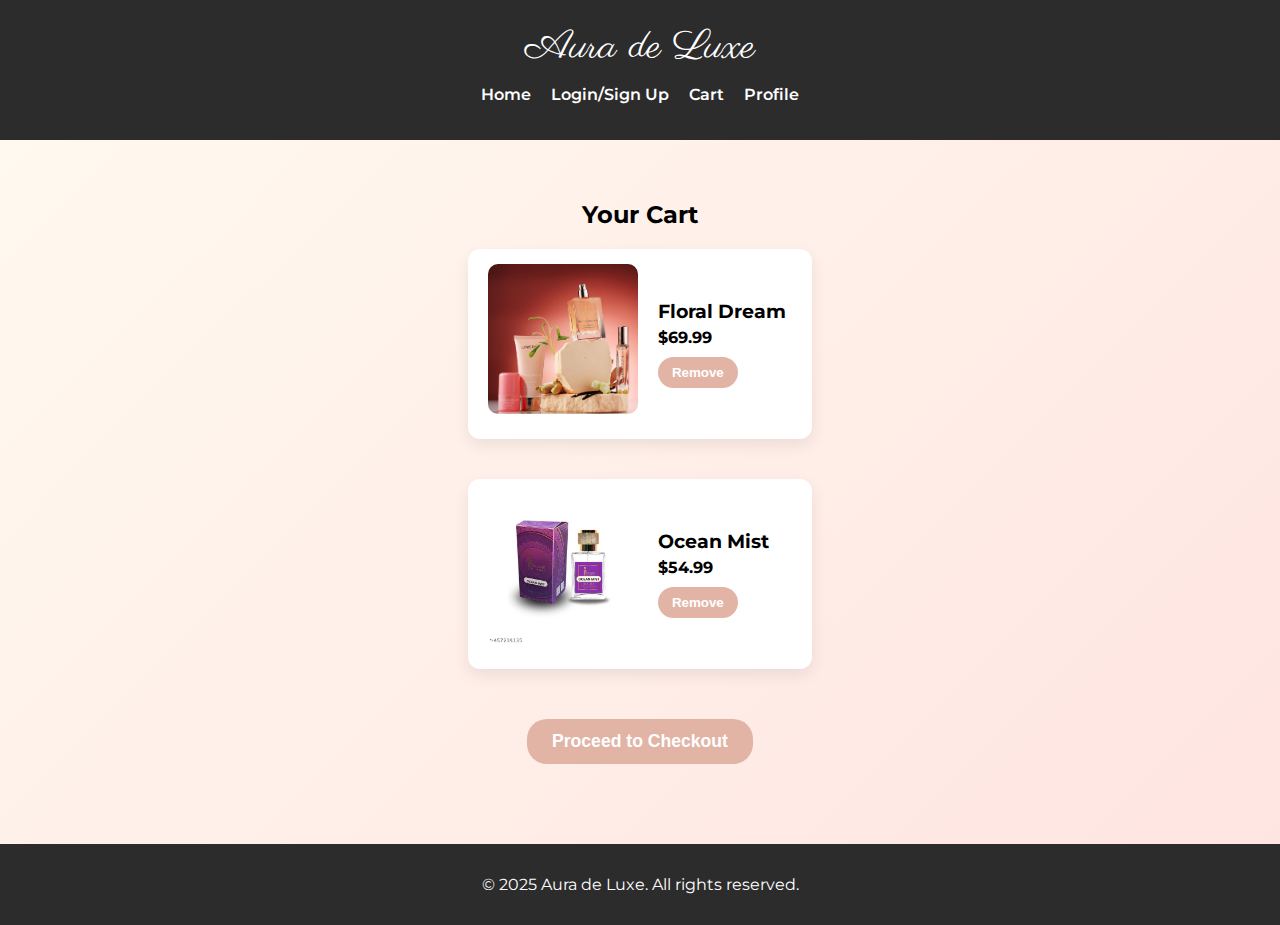
<file: cart.html>
<!DOCTYPE html>
<html lang="en">
<head>
  <meta charset="UTF-8" />
  <meta name="viewport" content="width=device-width, initial-scale=1.0"/>
  <title>Your Cart - Aura de Luxe</title>

  <!-- Google Fonts -->
  <link href="https://fonts.googleapis.com/css2?family=Parisienne&family=Montserrat:wght@400;700&display=swap" rel="stylesheet">
  <!-- Font Awesome -->
  <link rel="stylesheet" href="https://cdnjs.cloudflare.com/ajax/libs/font-awesome/6.5.0/css/all.min.css"/>

  <style>
    :root {
      --primary: #e2b4a5;
      --secondary: #2c2c2c;
    }

    body {
      margin: 0;
      font-family: 'Montserrat', sans-serif;
      background: linear-gradient(135deg, #fffaf0, #ffe4e1);
      animation: backgroundFade 15s ease infinite;
    }

    @keyframes backgroundFade {
      0% { background-position: 0% 50%; }
      50% { background-position: 100% 50%; }
      100% { background-position: 0% 50%; }
    }

    header {
      background-color: var(--secondary);
      color: white;
      padding: 20px;
      text-align: center;
    }

    .logo {
      font-family: 'Parisienne', cursive;
      font-size: 2.5em;
    }

    nav ul {
      list-style: none;
      padding: 0;
      display: flex;
      justify-content: center;
      gap: 20px;
      margin-top: 10px;
    }

    nav a {
      color: white;
      text-decoration: none;
      font-weight: 600;
    }

    nav a:hover {
      color: var(--primary);
    }

    .categories {
      text-align: center;
      padding: 40px 20px;
    }

    .product-grid-wrapper {
      display: flex;
      flex-direction: column;
      align-items: center;
    }

    .product-grid {
      display: flex;
      flex-direction: column;
      align-items: center;
      gap: 20px;
    }

    .cart-product {
      display: flex;
      align-items: center;
      gap: 20px;
      background: #fff;
      padding: 15px 20px;
      border-radius: 12px;
      box-shadow: 0 6px 16px rgba(0,0,0,0.08);
      width: 90%;
      max-width: 700px;
      margin-bottom: 20px;
    }

    .cart-product img {
      width: 150px;
      height: 150px;
      object-fit: cover;
      border-radius: 10px;
      margin-bottom: 10px;
    }

    .cart-info {
      display: flex;
      flex-direction: column;
      text-align: left;
    }

    .cart-product h3 {
      margin: 0 0 5px;
      font-size: 1.2em;
    }

    .cart-product p {
      margin: 0 0 10px;
      font-weight: bold;
    }

    .add-to-cart {
      background-color: var(--primary);
      border: none;
      padding: 8px 14px;
      border-radius: 20px;
      color: white;
      font-weight: bold;
      cursor: pointer;
      transition: background-color 0.3s ease;
      width: fit-content;
    }

    .add-to-cart:hover {
      background-color: var(--secondary);
    }

    footer {
      background-color: var(--secondary);
      color: white;
      text-align: center;
      padding: 15px 0;
      margin-top: 40px;
    }
  </style>
</head>
<body>

  <header>
    <div class="logo">Aura de Luxe</div>
    <nav>
      <ul>
        <li><a href="index.html">Home</a></li>
        <li><a href="login.html">Login/Sign Up</a></li>
        <li><a href="cart.html">Cart</a></li>
        <li><a href="profile.html">Profile</a></li>
      </ul>
    </nav>
  </header>

  <section class="categories">
    <h2>Your Cart</h2>
    <div class="product-grid-wrapper">
      <form action="payment.html" method="GET">
        <div class="product-grid">

          <div class="cart-product">
            <img src="images/perfume2.jpg" alt="Floral Dream">
            <div class="cart-info">
              <h3>Floral Dream</h3>
              <p>$69.99</p>
              <button class="add-to-cart" type="button">Remove</button>
            </div>
          </div>

          <div class="cart-product">
            <img src="images/perfume3.jpg" alt="Ocean Mist">
            <div class="cart-info">
              <h3>Ocean Mist</h3>
              <p>$54.99</p>
              <button class="add-to-cart" type="button">Remove</button>
            </div>
          </div>

        </div>

        <div style="text-align:center; margin-top: 30px;">
          <button type="submit" class="add-to-cart" style="font-size: 1.1rem; padding: 12px 25px;">
            Proceed to Checkout
          </button>
        </div>
      </form>
    </div>
  </section>

  <footer>
    <p>&copy; 2025 Aura de Luxe. All rights reserved.</p>
  </footer>

</body>
</html>
</file>
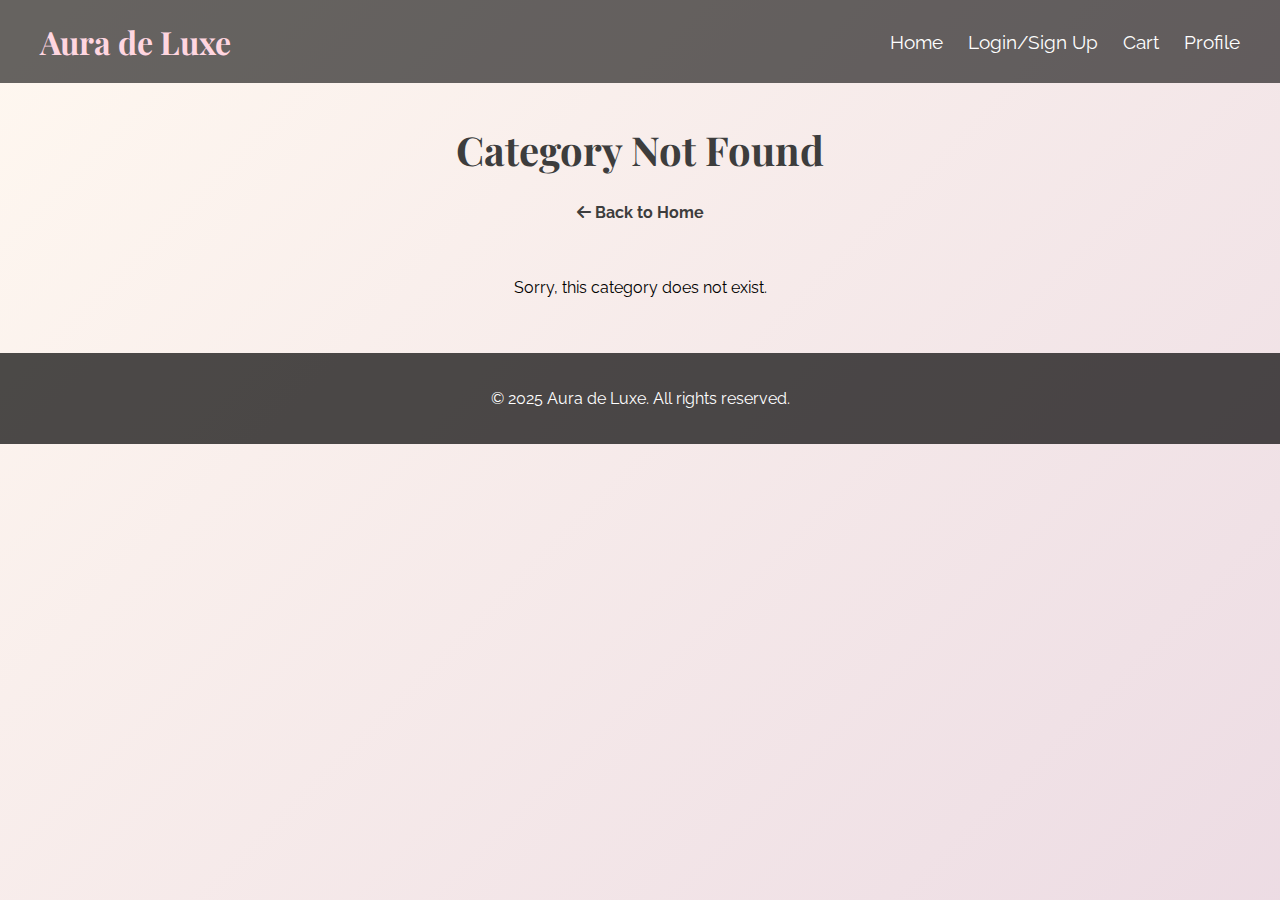
<file: category.html>
<!DOCTYPE html>
<html lang="en">
<head>
  <meta charset="UTF-8" />
  <meta name="viewport" content="width=device-width, initial-scale=1.0"/>
  <title>Category - Aura de Luxe</title>

  <!-- Fonts and Icons -->
  <link href="https://fonts.googleapis.com/css2?family=Playfair+Display:wght@400;700&family=Raleway:wght@400;600&display=swap" rel="stylesheet">
  <link rel="stylesheet" href="https://cdnjs.cloudflare.com/ajax/libs/font-awesome/6.5.0/css/all.min.css"/>
  <link rel="stylesheet" href="css/style.css">
  <link rel="stylesheet" href="https://unpkg.com/aos@2.3.1/dist/aos.css"/>

  <style>
    .category-title {
      text-align: center;
      font-family: 'Playfair Display', serif;
      font-size: 2.5rem;
      margin-top: 40px;
      color: var(--accent);
    }
    .back-link {
      display: block;
      text-align: center;
      margin-top: 20px;
      font-weight: bold;
      color: var(--accent);
      text-decoration: none;
    }
    .product-grid-wrapper {
      padding: 40px 20px;
    }
  </style>
</head>
<body>
  <header>
    <div class="logo">Aura de Luxe</div>
    <nav>
      <ul>
        <li><a href="index.html">Home</a></li>
        <li><a href="login.html">Login/Sign Up</a></li>
        <li><a href="cart.html">Cart</a></li>
        <li><a href="profile.html">Profile</a></li>
      </ul>
    </nav>
  </header>

  <h1 class="category-title" id="categoryTitle">Category</h1>
  <a href="index.html" class="back-link"><i class="fas fa-arrow-left"></i> Back to Home</a>

  <div class="product-grid-wrapper">
    <div class="product-grid" id="productGrid">
      <!-- Products will be injected by JS -->
    </div>
  </div>

  <footer>
    <p>&copy; 2025 Aura de Luxe. All rights reserved.</p>
  </footer>

  <script src="https://unpkg.com/aos@2.3.1/dist/aos.js"></script>
  <script>
    AOS.init();

    const products = {
  men: [
    { name: 'Spice Royale', price: 85, img: 'images/men1.webp' },
    { name: 'Ocean Drive', price: 92, img: 'images/men2.jpg' },
    { name: 'Bold Night', price: 88, img: 'images/men3.jpeg' },
    { name: 'Cedar Rush', price: 80, img: 'images/men4.jpeg' },
    { name: 'Midnight Spice', price: 90, img: 'images/men5.jpeg' },
    { name: 'Royal Vetiver', price: 95, img: 'images/men6.jpeg' },
    { name: 'Amber Depth', price: 89, img: 'images/men7.jpeg' },
    { name: 'Classic Leather', price: 93, img: 'images/men8.jpeg' },
    { name: 'Frost Woods', price: 82, img: 'images/men9.jpg' },
    { name: 'Night Bloom', price: 87, img: 'images/men10.jpeg' },
    { name: 'Urban Musk', price: 86, img: 'images/men11.jpeg' },
    { name: 'Sandal Rush', price: 94, img: 'images/men12.jpeg' }
  ],
  women: [
    { name: 'Floral Whisper', price: 78, img: 'images/women1.webp' },
    { name: 'Golden Glow', price: 95, img: 'images/women2.jpeg' },
    { name: 'Amber Rose', price: 82, img: 'images/women3.jpeg' },
    { name: 'Lily Bloom', price: 79, img: 'images/women4.jpeg' },
    { name: 'Peach Blossom', price: 85, img: 'images/women5.jpeg' },
    { name: 'Jasmine Dream', price: 88, img: 'images/women6.webp' },
    { name: 'Vanilla Kiss', price: 83, img: 'images/women7.jpeg' },
    { name: 'Coconut Veil', price: 87, img: 'images/women8.jpeg' },
    { name: 'Cherry Bloom', price: 86, img: 'images/women9.jpeg' },
    { name: 'Silk Petals', price: 91, img: 'images/women10.jpeg' },
    { name: 'Dusk Meadow', price: 93, img: 'images/women11.jpeg' },
    { name: 'Soft Mirage', price: 90, img: 'images/women12.jpeg' }
  ],
  unisex: [
    { name: 'Mystic Oud', price: 110, img: 'images/unisex1.webp' },
    { name: 'Velvet Sky', price: 99, img: 'images/unisex2.webp' },
    { name: 'Citrus Grove', price: 89, img: 'images/unisex3.webp' },
    { name: 'Amber Drift', price: 94, img: 'images/unisex4.jpeg' },
    { name: 'Forest Mist', price: 86, img: 'images/unisex5.jpeg' },
    { name: 'Whisper Wood', price: 88, img: 'images/unisex6.jpeg' },
    { name: 'Pure Musk', price: 90, img: 'images/unisex7.webp' },
    { name: 'Saffron Bliss', price: 92, img: 'images/unisex8.webp' },
    { name: 'Golden Horizon', price: 95, img: 'images/unisex9.jpeg' },
    { name: 'Silken Sandal', price: 98, img: 'images/unisex10.jpeg' },
    { name: 'Frost Ember', price: 91, img: 'images/unisex11.jpeg' },
    { name: 'Moondust', price: 89, img: 'images/unisex12.webp' }
  ],
  children: [
    { name: 'Bubble Berry', price: 45, img: 'images/children1.webp' },
    { name: 'Cotton Candy', price: 49, img: 'images/children2.jpg' },
    { name: 'Tiny Vanilla', price: 42, img: 'images/children3.jpg' },
    { name: 'Rainbow Drops', price: 46, img: 'images/children4.webp' },
    { name: 'Candy Cloud', price: 44, img: 'images/children5.jpeg' },
    { name: 'Toffee Splash', price: 47, img: 'images/children6.jpg' },
    { name: 'Lemon Fizz', price: 43, img: 'images/children7.jpeg' },
    { name: 'Magic Pop', price: 45, img: 'images/children8.jpeg' },
    { name: 'Fairy Mist', price: 48, img: 'images/children9.jpeg' },
    { name: 'Berry Wink', price: 46, img: 'images/children10.jpeg' },
    { name: 'Blue Bubble', price: 44, img: 'images/children11.jpeg' },
    { name: 'Vanilla Star', price: 47, img: 'images/children12.jpeg' }
  ]
};

    function getQueryParam(param) {
      const urlParams = new URLSearchParams(window.location.search);
      return urlParams.get(param);
    }

    const category = getQueryParam('category');
    const grid = document.getElementById('productGrid');
    const title = document.getElementById('categoryTitle');

    if (products[category]) {
      title.textContent = `${category.charAt(0).toUpperCase() + category.slice(1)} Perfumes`;
      products[category].forEach(product => {
        const productHTML = `
          <div class="product" data-aos="fade-up">
            <img src="${product.img}" alt="${product.name}">
            <h3>${product.name}</h3>
            <p>$${product.price.toFixed(2)}</p>
            <button class="add-to-cart">Add to Cart</button>
          </div>
        `;
        grid.innerHTML += productHTML;
      });
    } else {
      title.textContent = "Category Not Found";
      grid.innerHTML = "<p style='text-align:center;'>Sorry, this category does not exist.</p>";
    }
  </script>
</body>
</html>
</file>
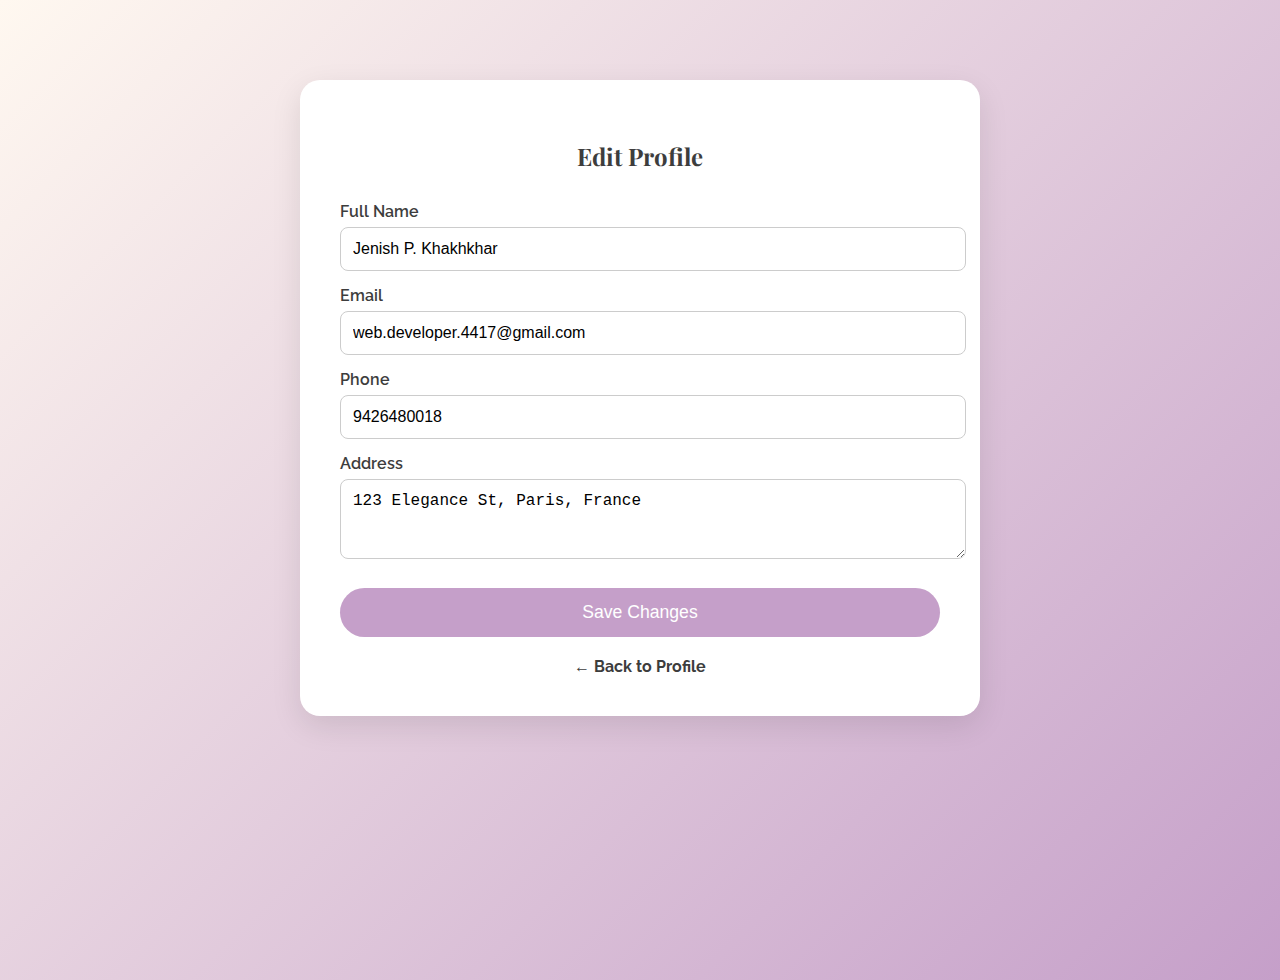
<file: edit-profile.html>
<!DOCTYPE html>
<html lang="en">
<head>
  <meta charset="UTF-8" />
  <meta name="viewport" content="width=device-width, initial-scale=1.0"/>
  <title>Edit Profile | Aura de Luxe</title>

  <!-- Google Fonts -->
  <link href="https://fonts.googleapis.com/css2?family=Playfair+Display:wght@400;700&family=Raleway:wght@400;600&display=swap" rel="stylesheet">
  <!-- Font Awesome -->
  <link rel="stylesheet" href="https://cdnjs.cloudflare.com/ajax/libs/font-awesome/6.5.0/css/all.min.css"/>

  <style>
    :root {
      --primary: #c59fc9;
      --secondary: #fff8f0;
      --accent: #3d3d3d;
    }

    body {
      margin: 0;
      font-family: 'Raleway', sans-serif;
      background: linear-gradient(135deg, var(--secondary), var(--primary));
      animation: gradientAnimation 15s ease infinite;
      min-height: 100vh;
    }

    @keyframes gradientAnimation {
      0% { background-position: 0% 50%; }
      50% { background-position: 100% 50%; }
      100% { background-position: 0% 50%; }
    }

    .container {
      max-width: 600px;
      background: white;
      margin: 80px auto;
      padding: 40px;
      border-radius: 20px;
      box-shadow: 0 10px 30px rgba(0,0,0,0.1);
    }

    h2 {
      text-align: center;
      color: var(--accent);
      font-family: 'Playfair Display', serif;
      margin-bottom: 30px;
    }

    label {
      display: block;
      margin: 15px 0 6px;
      color: var(--accent);
      font-weight: 600;
    }

    input, textarea {
      width: 100%;
      padding: 12px;
      border: 1px solid #ccc;
      border-radius: 8px;
      font-size: 1rem;
    }

    button {
      display: block;
      width: 100%;
      margin-top: 25px;
      background: var(--primary);
      color: white;
      border: none;
      padding: 14px;
      font-size: 1.1rem;
      border-radius: 30px;
      cursor: pointer;
      transition: background 0.3s ease;
    }

    button:hover {
      background: #9a73a6;
    }

    .back-link {
      display: block;
      text-align: center;
      margin-top: 20px;
      color: var(--accent);
      text-decoration: none;
      font-weight: bold;
    }
  </style>
</head>
<body>
  <div class="container">
    <h2>Edit Profile</h2>
    <form action="profile.html" method="GET">
      <label for="name">Full Name</label>
      <input type="text" id="name" name="name" value="Jenish P. Khakhkhar" required />

      <label for="email">Email</label>
      <input type="email" id="email" name="email" value="web.developer.4417@gmail.com" required />

      <label for="phone">Phone</label>
      <input type="text" id="phone" name="phone" value="9426480018" required />

      <label for="address">Address</label>
      <textarea id="address" name="address" rows="3" required>123 Elegance St, Paris, France</textarea>

      <button type="submit">Save Changes</button>
    </form>

    <a href="profile.html" class="back-link">← Back to Profile</a>
  </div>
</body>
</html>
</file>
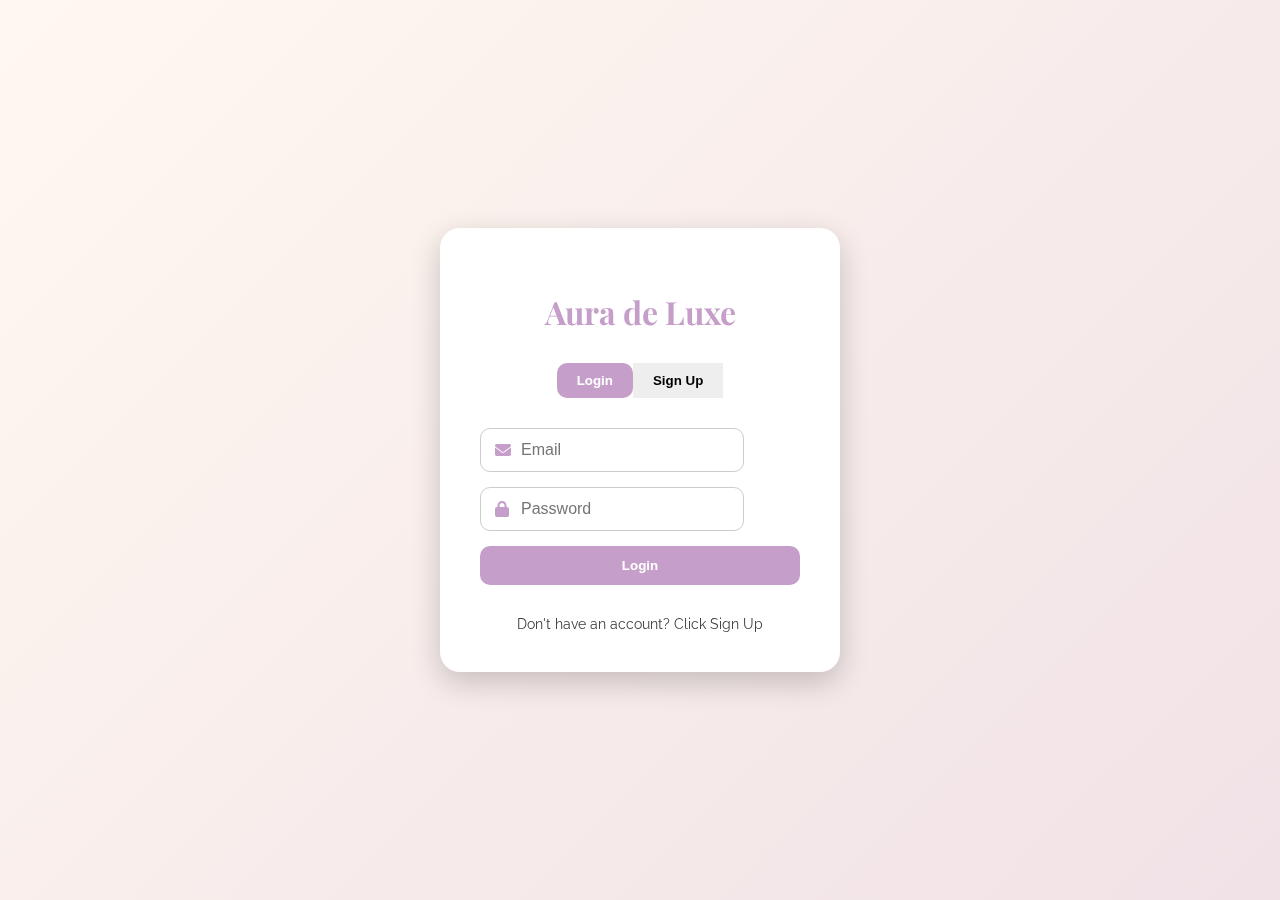
<file: login.html>
<!DOCTYPE html>
<html lang="en">
<head>
  <meta charset="UTF-8" />
  <meta name="viewport" content="width=device-width, initial-scale=1.0"/>
  <title>Login | Aura de Luxe</title>

  <!-- Google Fonts -->
  <link href="https://fonts.googleapis.com/css2?family=Playfair+Display:wght@400;700&family=Raleway:wght@400;600&display=swap" rel="stylesheet">

  <!-- Font Awesome -->
  <link rel="stylesheet" href="https://cdnjs.cloudflare.com/ajax/libs/font-awesome/6.5.0/css/all.min.css"/>

  <!-- AOS Library -->
  <link href="https://unpkg.com/aos@2.3.1/dist/aos.css" rel="stylesheet"/>

  <style>
    :root {
      --primary: #c59fc9;
      --secondary: #fff8f0;
      --accent: #3d3d3d;
    }

    * {
      box-sizing: border-box;
    }

    body {
      margin: 0;
      font-family: 'Raleway', sans-serif;
      background: linear-gradient(135deg, var(--secondary), var(--primary));
      background-size: 400% 400%;
      animation: gradientAnimation 15s ease infinite;
      display: flex;
      justify-content: center;
      align-items: center;
      min-height: 100vh;
    }

    @keyframes gradientAnimation {
      0% { background-position: 0% 50%; }
      50% { background-position: 100% 50%; }
      100% { background-position: 0% 50%; }
    }

    .auth-container {
      background: white;
      padding: 40px;
      border-radius: 20px;
      box-shadow: 0 10px 30px rgba(0, 0, 0, 0.2);
      max-width: 400px;
      width: 100%;
      animation: fadeIn 1.2s ease;
    }

    .auth-container h1 {
      font-family: 'Playfair Display', serif;
      text-align: center;
      margin-bottom: 30px;
      color: var(--primary);
    }

    .tabs {
      display: flex;
      justify-content: center;
      margin-bottom: 30px;
    }

    .tab {
      background: #eee;
      border: none;
      padding: 10px 20px;
      cursor: pointer;
      font-weight: bold;
      transition: background 0.3s;
    }

    .tab.active {
      background: var(--primary);
      color: white;
      border-radius: 10px;
    }

    form {
      display: none;
      flex-direction: column;
      gap: 15px;
    }

    form.active {
      display: flex;
    }

    input {
      padding: 12px 15px;
      border-radius: 10px;
      border: 1px solid #ccc;
      font-size: 1rem;
      outline: none;
      transition: border 0.3s;
    }

    input:focus {
      border-color: var(--primary);
    }

    .submit-btn {
      padding: 12px;
      background: var(--primary);
      color: white;
      font-weight: bold;
      border: none;
      border-radius: 10px;
      cursor: pointer;
      transition: background 0.3s;
    }

    .submit-btn:hover {
      background: #9a73a6;
    }

    .form-group {
      position: relative;
    }

    .form-group i {
      position: absolute;
      left: 15px;
      top: 50%;
      transform: translateY(-50%);
      color: var(--primary);
    }

    .form-group input {
      padding-left: 40px;
    }

    .alt-link {
      text-align: center;
      font-size: 0.9em;
      margin-top: 15px;
      color: var(--accent);
    }

    @keyframes fadeIn {
      from { opacity: 0; transform: translateY(20px); }
      to { opacity: 1; transform: translateY(0); }
    }

    @media (max-width: 480px) {
      .auth-container {
        margin: 20px;
        padding: 30px 20px;
      }

      .tabs {
        flex-direction: column;
        gap: 10px;
      }
    }
  </style>
</head>
<body>

  <div class="auth-container" data-aos="zoom-in">
    <h1>Aura de Luxe</h1>

    <div class="tabs">
      <button class="tab active" data-target="#login">Login</button>
      <button class="tab" data-target="#signup">Sign Up</button>
    </div>

    <!-- LOGIN FORM -->
    <form id="login" class="active">
      <div class="form-group">
        <i class="fas fa-envelope"></i>
        <input type="email" placeholder="Email" required>
      </div>
      <div class="form-group">
        <i class="fas fa-lock"></i>
        <input type="password" placeholder="Password" required>
      </div>
      <button class="submit-btn" type="submit">Login</button>
      <div class="alt-link">Don't have an account? Click Sign Up</div>
    </form>

    <!-- SIGNUP FORM -->
    <form id="signup">
      <div class="form-group">
        <i class="fas fa-user"></i>
        <input type="text" placeholder="Full Name" required>
      </div>
      <div class="form-group">
        <i class="fas fa-envelope"></i>
        <input type="email" placeholder="Email" required>
      </div>
      <div class="form-group">
        <i class="fas fa-lock"></i>
        <input type="password" placeholder="Create Password" required>
      </div>
      <button class="submit-btn" type="submit">Sign Up</button>
      <div class="alt-link">Already have an account? Click Login</div>
    </form>
  </div>

  <script src="https://unpkg.com/aos@2.3.1/dist/aos.js"></script>
  <script>
    AOS.init();

    const tabs = document.querySelectorAll('.tab');
    const forms = document.querySelectorAll('form');

    tabs.forEach(tab => {
      tab.addEventListener('click', () => {
        tabs.forEach(t => t.classList.remove('active'));
        forms.forEach(f => f.classList.remove('active'));

        tab.classList.add('active');
        const form = document.querySelector(tab.dataset.target);
        form.classList.add('active');
      });
    });
  </script>
</body>
</html>
</file>
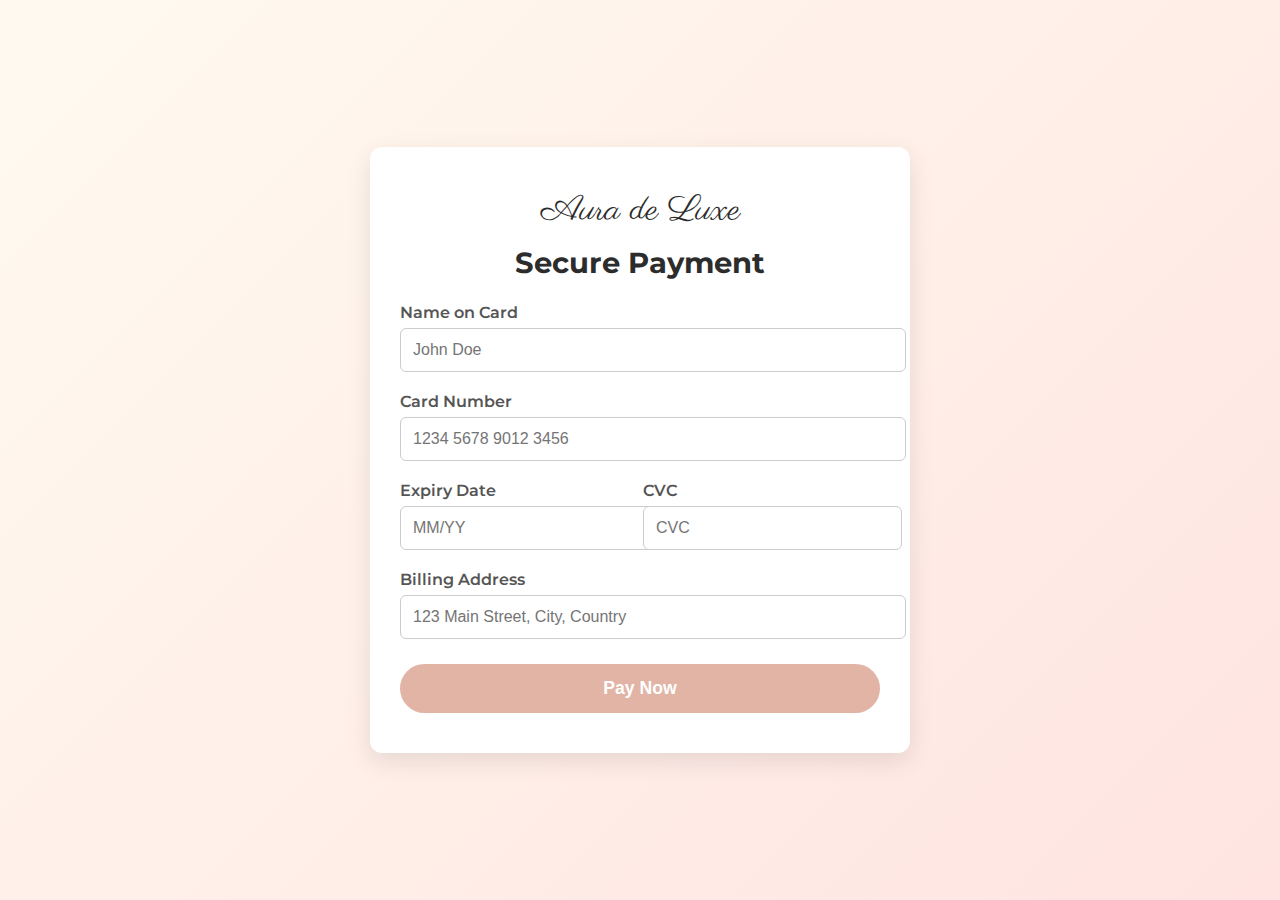
<file: payment.html>
<!DOCTYPE html>
<html lang="en">
<head>
  <meta charset="UTF-8" />
  <meta name="viewport" content="width=device-width, initial-scale=1.0"/>
  <title>Payment – Aura de Luxe</title>

  <!-- Google Fonts -->
  <link href="https://fonts.googleapis.com/css2?family=Parisienne&family=Montserrat:wght@400;700&display=swap" rel="stylesheet" />

  <style>
    :root {
      --primary: #e2b4a5;
      --secondary: #2c2c2c;
    }

    body {
      margin: 0;
      font-family: 'Montserrat', sans-serif;
      background: linear-gradient(135deg, #fffaf0, #ffe4e1);
      display: flex;
      justify-content: center;
      align-items: center;
      min-height: 100vh;
    }

    .container {
      background: #fff;
      padding: 40px 30px;
      border-radius: 12px;
      box-shadow: 0 8px 25px rgba(0,0,0,0.1);
      max-width: 480px;
      width: 100%;
      position: relative;
      text-align: center;
    }

    .logo {
      font-family: 'Parisienne', cursive;
      font-size: 2.2rem;
      color: var(--secondary);
      margin-bottom: 10px;
    }

    h2 {
      font-size: 1.8em;
      color: #2c2c2c;
      margin-top: 0;
    }

    label {
      display: block;
      margin: 20px 0 6px;
      font-weight: 600;
      color: #555;
      text-align: left;
    }

    input {
      width: 100%;
      padding: 12px;
      border: 1px solid #ccc;
      border-radius: 6px;
      font-size: 1rem;
    }

    .row {
      display: flex;
      gap: 10px;
    }

    .row input {
      flex: 1;
    }

    button {
      width: 100%;
      padding: 14px;
      margin-top: 25px;
      background-color: var(--primary);
      color: white;
      font-size: 1.1rem;
      font-weight: bold;
      border: none;
      border-radius: 30px;
      cursor: pointer;
      transition: background-color 0.3s ease, transform 0.2s ease;
    }

    button:hover {
      background-color: #c59fc9;
      transform: translateY(-2px);
    }
  </style>
</head>
<body>
  <div class="container">
    <div class="logo">Aura de Luxe</div>

    <h2>Secure Payment</h2>

    <form action="success.html" method="GET">
      <label for="cardName">Name on Card</label>
      <input type="text" id="cardName" name="cardName" required placeholder="John Doe" />

      <label for="cardNumber">Card Number</label>
      <input type="text" id="cardNumber" name="cardNumber" maxlength="19" required placeholder="1234 5678 9012 3456" />

      <div class="row">
        <div>
          <label for="exp">Expiry Date</label>
          <input type="text" id="exp" name="exp" required placeholder="MM/YY" maxlength="5" />
        </div>
        <div>
          <label for="cvc">CVC</label>
          <input type="text" id="cvc" name="cvc" required placeholder="CVC" maxlength="4" />
        </div>
      </div>

      <label for="billingAddress">Billing Address</label>
      <input type="text" id="billingAddress" name="billingAddress" required placeholder="123 Main Street, City, Country" />

      <button type="submit">Pay Now</button>
    </form>
  </div>
</body>
</html>
</file>
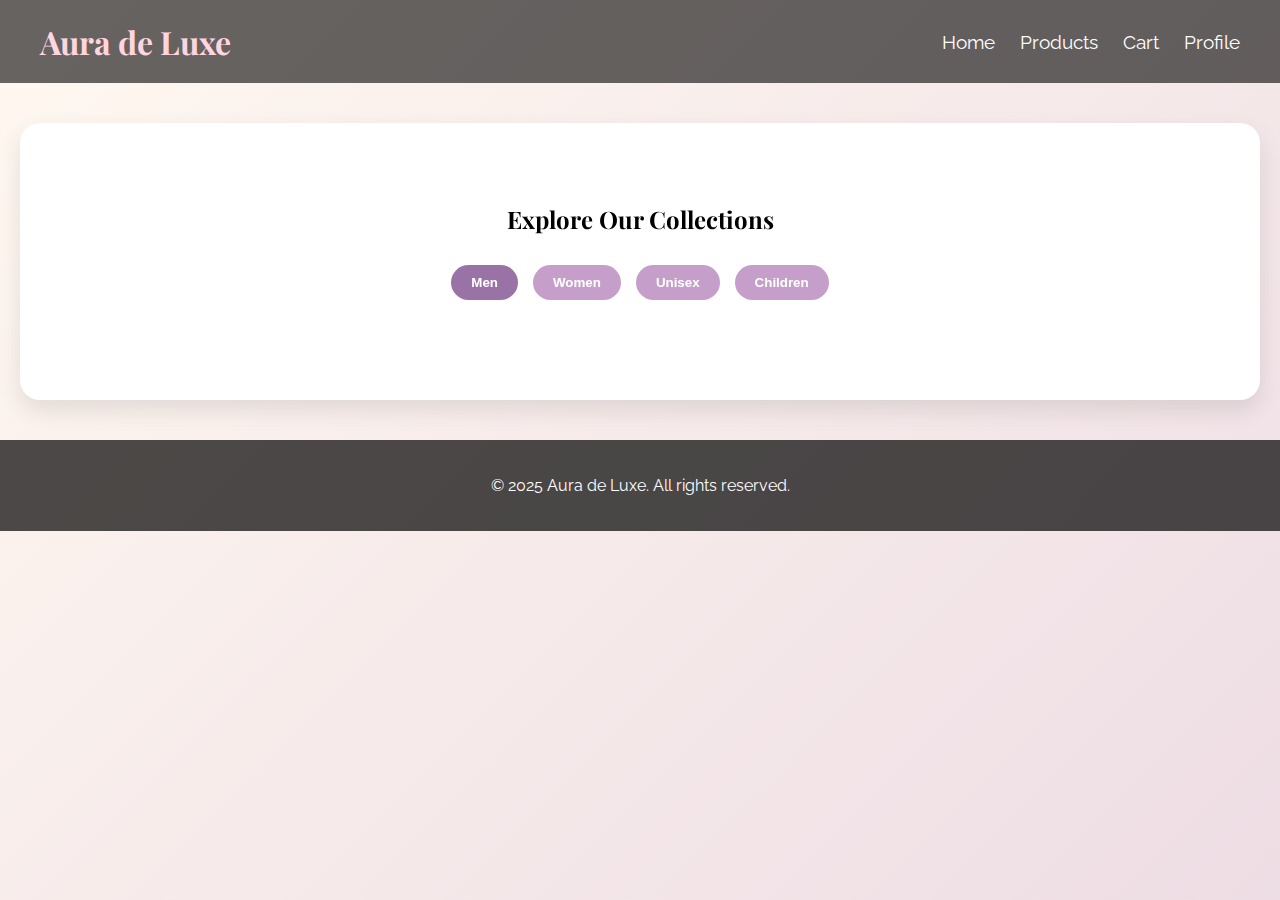
<file: product.html>
<!DOCTYPE html>
<html lang="en">
<head>
  <meta charset="UTF-8" />
  <meta name="viewport" content="width=device-width, initial-scale=1.0"/>
  <title>Products | Aura de Luxe</title>

  <!-- Google Fonts -->
  <link href="https://fonts.googleapis.com/css2?family=Playfair+Display:wght@400;700&family=Raleway:wght@400;600&display=swap" rel="stylesheet">

  <!-- Font Awesome -->
  <link rel="stylesheet" href="https://cdnjs.cloudflare.com/ajax/libs/font-awesome/6.5.0/css/all.min.css"/>

  <!-- AOS Library -->
  <link href="https://unpkg.com/aos@2.3.1/dist/aos.css" rel="stylesheet"/>

  <link rel="stylesheet" href="css/style.css">

  <style>
    :root {
      --primary: #c59fc9;
      --secondary: #fff8f0;
      --accent: #3d3d3d;
    }

    body {
      margin: 0;
      font-family: 'Raleway', sans-serif;
      background: linear-gradient(135deg, var(--secondary), var(--primary));
      background-size: 400% 400%;
      animation: gradientAnimation 15s ease infinite;
    }

    @keyframes gradientAnimation {
      0% { background-position: 0% 50%; }
      50% { background-position: 100% 50%; }
      100% { background-position: 0% 50%; }
    }

    header {
      display: flex;
      justify-content: space-between;
      align-items: center;
      background-color: rgba(0, 0, 0, 0.6);
      color: white;
      padding: 20px 40px;
      font-size: 1.2rem;
    }

    .logo {
      font-family: 'Playfair Display', serif;
      font-size: 2rem;
      font-weight: bold;
      color: #ffd6e0;
    }

    nav ul {
      list-style: none;
      display: flex;
      gap: 25px;
      margin: 0;
      padding: 0;
    }

    nav a {
      color: white;
      text-decoration: none;
      transition: color 0.3s;
    }

    nav a:hover {
      color: #ffd6e0;
    }

    .categories {
      padding: 60px 20px;
      background: white;
      border-radius: 20px;
      margin: 40px auto;
      max-width: 1200px;
      box-shadow: 0 10px 25px rgba(0,0,0,0.1);
    }

    .categories h2 {
      text-align: center;
      font-family: 'Playfair Display', serif;
      margin-bottom: 30px;
    }

    .category-tabs {
      display: flex;
      justify-content: center;
      gap: 15px;
      margin-bottom: 40px;
    }

    .tab-link {
      padding: 10px 20px;
      border: none;
      background-color: #c59fc9;
      color: white;
      font-weight: bold;
      border-radius: 20px;
      cursor: pointer;
      transition: background-color 0.3s ease;
    }

    .tab-link:hover,
    .tab-link.active {
      background-color: #9a73a6;
    }

    .product-grid-wrapper {
      display: flex;
      flex-wrap: wrap;
      justify-content: center;
      gap: 20px;
    }

    .product-grid {
      display: flex;
      flex-wrap: wrap;
      gap: 20px;
      justify-content: center;
      margin-bottom: 30px;
    }

    .product {
      background: #fff;
      padding: 15px;
      border-radius: 12px;
      box-shadow: 0 8px 20px rgba(0,0,0,0.1);
      text-align: center;
      width: 200px;
      transition: transform 0.3s;
    }

    .product:hover {
      transform: translateY(-5px);
    }

    .product img {
      width: 100%;
      height: 180px;
      object-fit: cover;
      border-radius: 10px;
    }

    .product h3 {
      margin: 10px 0 5px;
      font-family: 'Playfair Display', serif;
    }

    .product p {
      color: var(--accent);
      margin: 0 0 10px;
    }

    .add-to-cart {
      padding: 8px 16px;
      background: #c59fc9;
      color: white;
      border: none;
      border-radius: 20px;
      cursor: pointer;
      transition: background 0.3s;
    }

    .add-to-cart:hover {
      background: #9a73a6;
    }

    .view-all-btn {
      background: transparent;
      border: 2px solid var(--primary);
      color: var(--primary);
      padding: 10px 25px;
      font-weight: 600;
      font-size: 1rem;
      border-radius: 25px;
      cursor: pointer;
      margin: 10px auto 40px;
      display: block;
      transition: all 0.3s ease;
    }

    .view-all-btn:hover {
      background: var(--primary);
      color: #fff;
    }

    .extra-products.hidden {
      display: none;
    }

    .hidden {
      display: none !important;
    }

    footer {
      text-align: center;
      padding: 20px;
      background: rgba(0, 0, 0, 0.7);
      color: white;
    }
  </style>
</head>
<body>
  <header>
    <div class="logo">Aura de Luxe</div>
    <nav>
      <ul>
        <li><a href="index.html">Home</a></li>
        <li><a href="product.html">Products</a></li>
        <li><a href="cart.html">Cart</a></li>
        <li><a href="profile.html">Profile</a></li>
      </ul>
    </nav>
  </header>

  <section class="categories" data-aos="fade-up">
    <h2>Explore Our Collections</h2>
    <div class="category-tabs">
      <button class="tab-link active" data-category="men">Men</button>
      <button class="tab-link" data-category="women">Women</button>
      <button class="tab-link" data-category="unisex">Unisex</button>
      <button class="tab-link" data-category="children">Children</button>
    </div>

    <div class="product-grid-wrapper">
      <!-- INSERT MEN, WOMEN, UNISEX, CHILDREN CATEGORY GRIDS HERE -->
      <!-- You can paste the previously structured product grids with .extra-products and view-all-btn buttons. -->
    </div>
  </section>

  <footer>
    <p>&copy; 2025 Aura de Luxe. All rights reserved.</p>
  </footer>

  <script src="https://unpkg.com/aos@2.3.1/dist/aos.js"></script>
  <script>
    AOS.init();

    const tabs = document.querySelectorAll('.tab-link');
    const grids = document.querySelectorAll('.product-grid');

    tabs.forEach(tab => {
      tab.addEventListener('click', () => {
        tabs.forEach(t => t.classList.remove('active'));
        tab.classList.add('active');

        grids.forEach(grid => {
          grid.classList.add('hidden');
        });

        const selectedGrid = document.getElementById(tab.dataset.category);
        if (selectedGrid) selectedGrid.classList.remove('hidden');
      });
    });

    function toggleExtraProducts(button) {
      const extra = button.previousElementSibling;
      const category = button.dataset.category || "Category";
      extra.classList.toggle('hidden');

      if (extra.classList.contains('hidden')) {
        button.textContent = `+ View All ${category} Perfumes`;
      } else {
        button.textContent = `− View Less ${category} Perfumes`;
      }
    }
  </script>
</body>
</html>
</file>
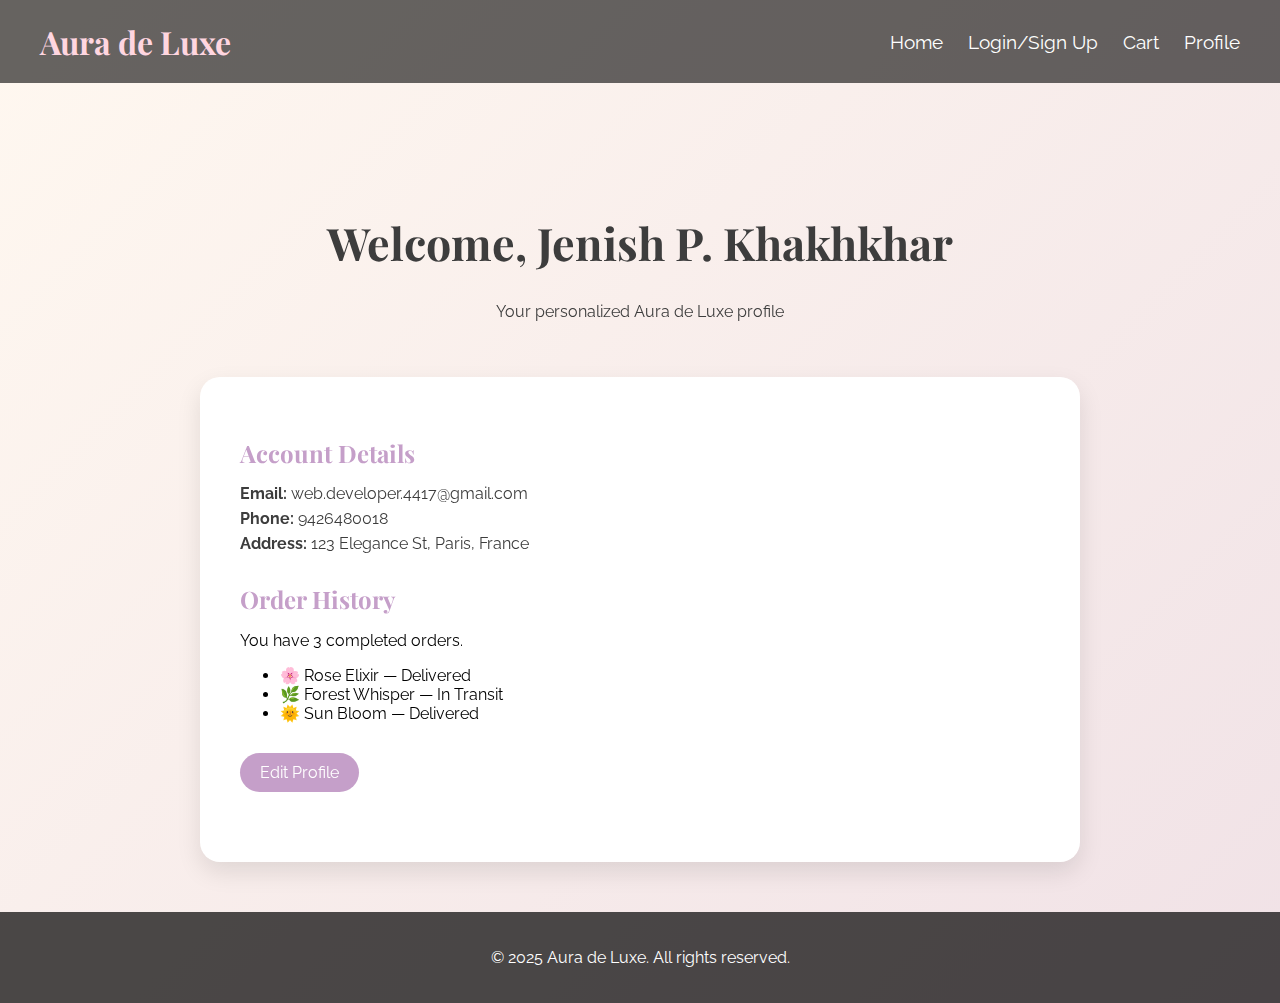
<file: profile.html>
<!DOCTYPE html>
<html lang="en">
<head>
  <meta charset="UTF-8" />
  <meta name="viewport" content="width=device-width, initial-scale=1.0"/>
  <title>User Profile | Aura de Luxe</title>

  <!-- Google Fonts -->
  <link href="https://fonts.googleapis.com/css2?family=Playfair+Display:wght@400;700&family=Raleway:wght@400;600&display=swap" rel="stylesheet">

  <!-- Font Awesome -->
  <link rel="stylesheet" href="https://cdnjs.cloudflare.com/ajax/libs/font-awesome/6.5.0/css/all.min.css"/>

  <!-- AOS Library -->
  <link href="https://unpkg.com/aos@2.3.1/dist/aos.css" rel="stylesheet"/>

  <style>
    :root {
      --primary: #c59fc9;
      --secondary: #fff8f0;
      --accent: #3d3d3d;
    }

    body {
      margin: 0;
      font-family: 'Raleway', sans-serif;
      background: linear-gradient(135deg, var(--secondary), var(--primary));
      background-size: 400% 400%;
      animation: gradientAnimation 15s ease infinite;
      overflow-x: hidden;
    }

    @keyframes gradientAnimation {
      0% { background-position: 0% 50%; }
      50% { background-position: 100% 50%; }
      100% { background-position: 0% 50%; }
    }

    header {
      display: flex;
      justify-content: space-between;
      align-items: center;
      background-color: rgba(0, 0, 0, 0.6);
      color: white;
      padding: 20px 40px;
      font-size: 1.2rem;
    }

    .logo {
      font-family: 'Playfair Display', serif;
      font-size: 2rem;
      font-weight: bold;
      color: #ffd6e0;
    }

    nav ul {
      list-style: none;
      display: flex;
      gap: 25px;
      margin: 0;
      padding: 0;
    }

    nav a {
      color: white;
      text-decoration: none;
      transition: color 0.3s;
    }

    nav a:hover {
      color: #ffd6e0;
    }

    .hero {
      text-align: center;
      padding: 100px 20px 40px;
      color: var(--accent);
    }

    .hero h1 {
      font-family: 'Playfair Display', serif;
      font-size: 2.8em;
      animation: fadeInDown 1s ease;
    }

    .profile-container {
      background: white;
      margin: 0 auto 50px;
      padding: 40px;
      max-width: 800px;
      border-radius: 20px;
      box-shadow: 0 10px 25px rgba(0,0,0,0.1);
    }

    .profile-section {
      margin-bottom: 30px;
    }

    .profile-section h2 {
      margin-bottom: 15px;
      font-family: 'Playfair Display', serif;
      color: var(--primary);
    }

    .profile-info p {
      margin: 6px 0;
      color: var(--accent);
    }

    .edit-button {
      display: inline-block;
      padding: 10px 20px;
      background: #c59fc9;
      color: white;
      border: none;
      border-radius: 20px;
      cursor: pointer;
      text-decoration: none;
      transition: background 0.3s;
    }

    .edit-button:hover {
      background: #9a73a6;
    }

    footer {
      text-align: center;
      padding: 20px;
      background: rgba(0, 0, 0, 0.7);
      color: white;
    }

    @keyframes fadeInDown {
      from { opacity: 0; transform: translateY(-20px); }
      to { opacity: 1; transform: translateY(0); }
    }
  </style>
</head>
<body>
  <header>
    <div class="logo">Aura de Luxe</div>
    <nav>
      <ul>
        <li><a href="index.html">Home</a></li>
        <li><a href="login.html">Login/Sign Up</a></li>
        <li><a href="cart.html">Cart</a></li>
        <li><a href="#">Profile</a></li>
      </ul>
    </nav>
  </header>

  <section class="hero" data-aos="fade-up">
    <h1>Welcome, Jenish P. Khakhkhar</h1>
    <p>Your personalized Aura de Luxe profile</p>
  </section>

  <section class="profile-container" data-aos="zoom-in">
    <div class="profile-section profile-info">
      <h2>Account Details</h2>
      <p><strong>Email:</strong> web.developer.4417@gmail.com</p>
      <p><strong>Phone:</strong> 9426480018</p>
      <p><strong>Address:</strong> 123 Elegance St, Paris, France</p>
    </div>

    <div class="profile-section order-history">
      <h2>Order History</h2>
      <p>You have 3 completed orders.</p>
      <ul>
        <li>🌸 Rose Elixir — Delivered</li>
        <li>🌿 Forest Whisper — In Transit</li>
        <li>🌞 Sun Bloom — Delivered</li>
      </ul>
    </div>

    <div class="profile-section">
      <!-- ✅ Updated Link to Edit Profile Page -->
      <a href="edit-profile.html" class="edit-button">Edit Profile</a>
    </div>
  </section>

  <footer>
    <p>&copy; 2025 Aura de Luxe. All rights reserved.</p>
  </footer>

  <script src="https://unpkg.com/aos@2.3.1/dist/aos.js"></script>
  <script>
    AOS.init();
  </script>
</body>
</html>
</file>
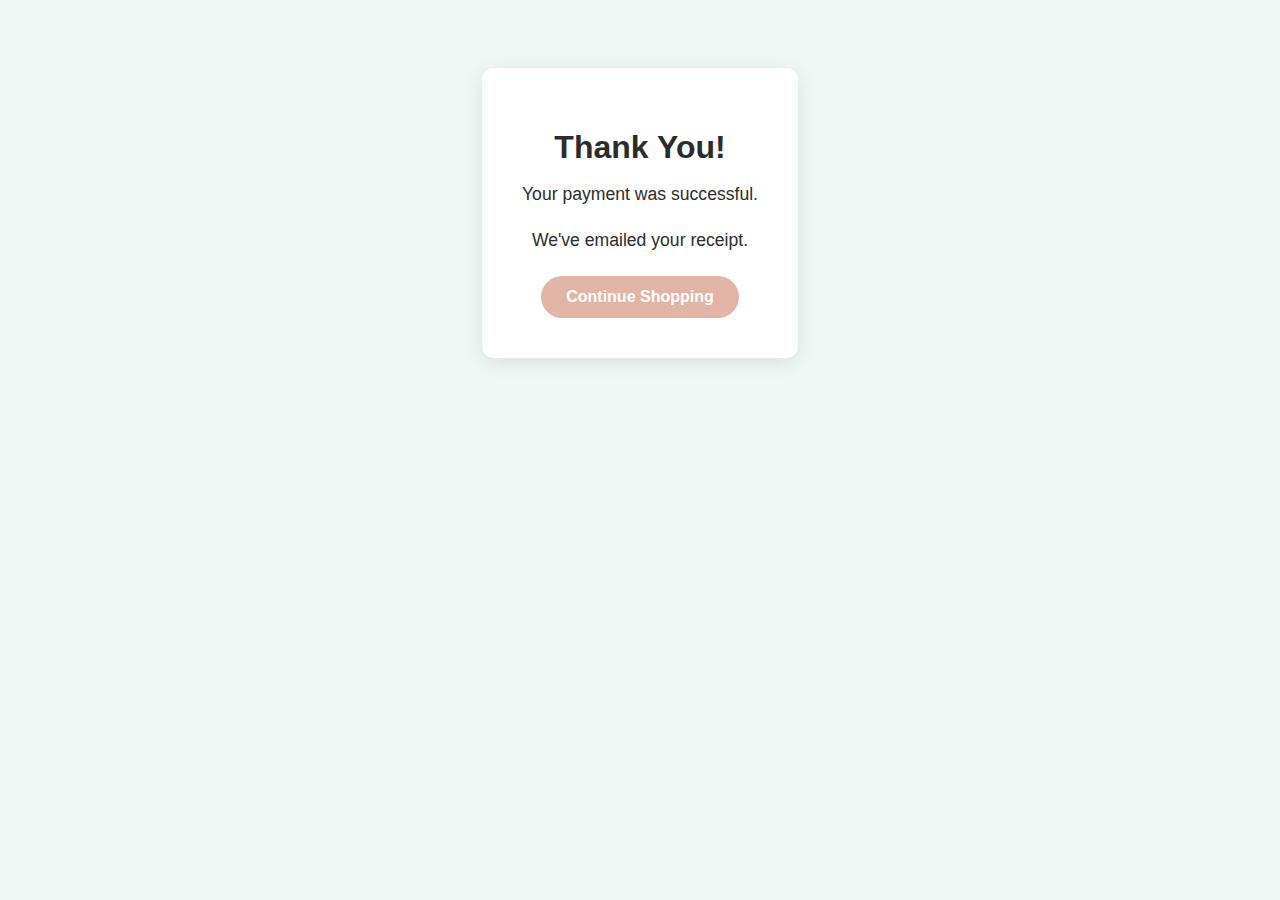
<file: success.html>
<!DOCTYPE html>
<html lang="en">
<head>
  <meta charset="UTF-8"/>
  <meta name="viewport" content="width=device-width,initial-scale=1.0"/>
  <title>Order Confirmed</title>
  <style>
    body{font-family:sans-serif;background:#f0f8f5;color:#2c2c2c;text-align:center;padding:60px;}
    .box{display:inline-block;background:#fff;padding:40px;border-radius:12px;box-shadow:0 4px 20px rgba(0,0,0,0.1);}
    .box h1{color:#2c2c2c;margin-bottom:10px;}
    .box p{font-size:1.1rem;margin-bottom:25px;}
    .btn{display:inline-block;padding:12px 25px;background:#e2b4a5;color:#fff;border-radius:25px;text-decoration:none;font-weight:bold;}
    .btn:hover{background:#2c2c2c;}
  </style>
</head>
<body>
  <div class="box">
    <h1>Thank You!</h1>
    <p>Your payment was successful.</p>
    <p>We've emailed your receipt.</p>
    <a href="index.html" class="btn">Continue Shopping</a>
  </div>
</body>
</html>
</file>
<file: css/style.css>
:root {
  --primary: #c59fc9;
  --secondary: #fff8f0;
  --accent: #3d3d3d;
}

body {
  margin: 0;
  font-family: 'Raleway', sans-serif;
  background: linear-gradient(135deg, var(--secondary), var(--primary));
  background-size: 400% 400%;
  animation: gradientAnimation 15s ease infinite;
  overflow-x: hidden;
}

@keyframes gradientAnimation {
  0% { background-position: 0% 50%; }
  50% { background-position: 100% 50%; }
  100% { background-position: 0% 50%; }
}

header {
  display: flex;
  justify-content: space-between;
  align-items: center;
  background-color: rgba(0, 0, 0, 0.6);
  color: white;
  padding: 20px 40px;
  font-size: 1.2rem;
}

.logo {
  font-family: 'Playfair Display', serif;
  font-size: 2rem;
  font-weight: bold;
  color: #ffd6e0;
}

nav ul {
  list-style: none;
  display: flex;
  gap: 25px;
  margin: 0;
  padding: 0;
}

nav a {
  color: white;
  text-decoration: none;
  transition: color 0.3s;
}

nav a:hover {
  color: #ffd6e0;
}

.hero {
  text-align: center;
  padding: 120px 20px 60px;
  color: var(--accent);
}

.hero h1 {
  font-family: 'Playfair Display', serif;
  font-size: 3em;
  margin-bottom: 10px;
  animation: fadeInDown 1.2s ease;
}

.hero p {
  font-size: 1.2em;
  animation: fadeIn 2s ease;
}

.categories {
  padding: 40px 20px;
  background: white;
  border-radius: 20px;
  margin: 0 40px 40px;
  box-shadow: 0 10px 25px rgba(0,0,0,0.1);
}

.categories h2 {
  text-align: center;
  margin-bottom: 30px;
}

.category-tabs {
  display: flex;
  justify-content: center;
  gap: 15px;
  margin-bottom: 30px;
}

.tab-link {
  padding: 10px 20px;
  border: none;
  background-color: #c59fc9;
  color: white;
  font-weight: bold;
  border-radius: 20px;
  cursor: pointer;
  transition: background-color 0.3s ease;
}

.tab-link:hover,
.tab-link.active {
  background-color: #9a73a6;
}

.product-grid-wrapper {
  display: flex;
  flex-wrap: wrap;
  justify-content: center;
  gap: 20px;
}

.product-grid {
  display: flex;
  flex-wrap: wrap;
  gap: 20px;
  justify-content: center;
}

.product {
  background: #fff;
  padding: 15px;
  border-radius: 12px;
  box-shadow: 0 8px 20px rgba(0,0,0,0.1);
  text-align: center;
  width: 200px;
  transition: transform 0.3s;
}

.product:hover {
  transform: translateY(-5px);
}

.product img {
  width: 100%;
  height: 180px;
  object-fit: cover;
  border-radius: 10px;
}

.product h3 {
  margin: 10px 0 5px;
  font-family: 'Playfair Display', serif;
}

.product p {
  color: var(--accent);
  margin: 0 0 10px;
}

.add-to-cart {
  padding: 8px 16px;
  background: #c59fc9;
  color: white;
  border: none;
  border-radius: 20px;
  cursor: pointer;
  transition: background 0.3s;
}

.add-to-cart:hover {
  background: #9a73a6;
}

.view-all-btn {
  display: inline-block;
  margin-top: 10px;
  padding: 6px 16px;
  background-color: #c59fc9;
  color: white;
  border-radius: 30px;
  text-decoration: none;
  font-weight: 600;
  transition: background-color 0.3s ease, transform 0.2s ease;
}

.view-all-btn:hover {
  background-color: #9a73a6;
  transform: scale(1.05);
}

.hidden {
  display: none;
}

footer {
  text-align: center;
  padding: 20px;
  background: rgba(0, 0, 0, 0.7);
  color: white;
}

@keyframes fadeIn {
  from { opacity: 0; }
  to { opacity: 1; }
}

@keyframes fadeInDown {
  from { opacity: 0; transform: translateY(-20px); }
  to { opacity: 1; transform: translateY(0); }
}
</file>
